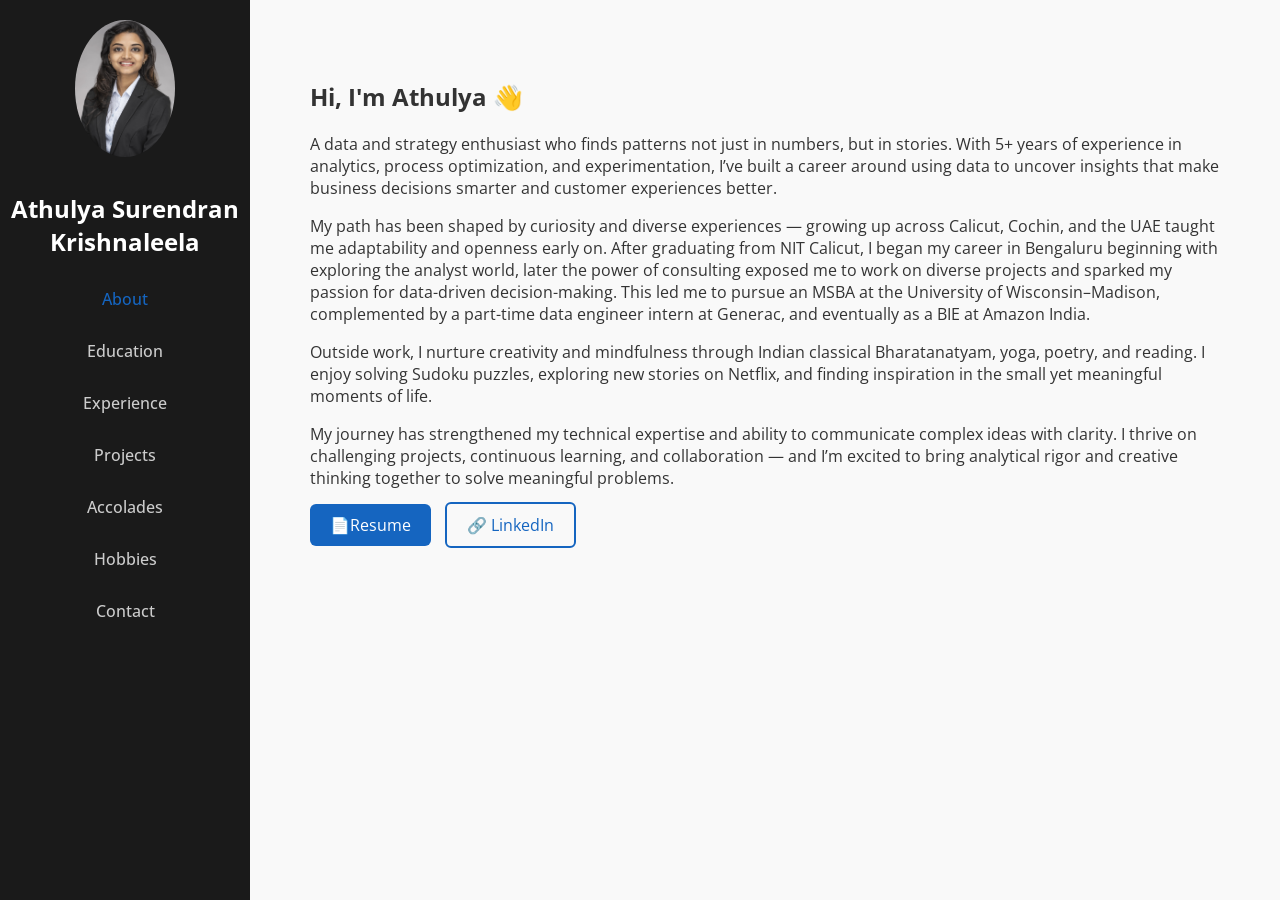
<file: index.html>
<!DOCTYPE html>
<html lang="en">
<head>
  <meta charset="UTF-8" />
  <meta name="viewport" content="width=device-width, initial-scale=1.0" />
  <title>Athulya Surendran Krishnaleela | Portfolio</title>
  <link rel="stylesheet" href="css/style.css" />
  <link href="https://fonts.googleapis.com/css2?family=Montserrat:wght@500;600&family=Open+Sans&display=swap" rel="stylesheet">
  <script defer src="js/script.js"></script>
</head>

<body>
  <!-- Sidebar -->
  <nav class="sidebar" id="sidebar">
    <div class="sidebar-header">
      <img src="assets/profile.jpg" alt="Athulya Surendran Krishnaleela" class="profile-pic" />
      <h2>Athulya Surendran Krishnaleela</h2>
    </div>
    <ul class="sidebar-links">
      <li><a href="index.html" class="active">About</a></li>
      <li><a href="education.html">Education</a></li>
      <li><a href="experience.html">Experience</a></li>
      <li><a href="projects.html">Projects</a></li>
      <li><a href="accolades.html">Accolades</a></li>
      <li><a href="hobbies.html">Hobbies</a></li>
      <li><a href="contact.html">Contact</a></li>      
    </ul>
  </nav>

  <!-- Hamburger -->
  <button class="menu-toggle" id="menuToggle">☰</button>

  <!-- Main Content -->
  <main class="main-content">
    <section class="about-section">
      <h1>Hi, I'm Athulya 👋</h1>
      <p> 
        A data and strategy enthusiast who finds patterns not just in numbers, but in stories. With 5+ years of experience in analytics, process optimization, and experimentation, I’ve built a career around using data to uncover insights that make business decisions smarter and customer experiences better.
      </p>
      <p> 
        My path has been shaped by curiosity and diverse experiences — growing up across Calicut, Cochin, and the UAE taught me adaptability and openness early on. After graduating from NIT Calicut, I began my career in Bengaluru beginning with exploring the analyst world, later the power of consulting exposed me to work on diverse projects and sparked my passion for data-driven decision-making. This led me to pursue an MSBA at the University of Wisconsin–Madison, complemented by a part-time data engineer intern at Generac, and eventually as a BIE at Amazon India.
      </p>
      <p> 
        Outside work, I nurture creativity and mindfulness through Indian classical Bharatanatyam, yoga, poetry, and reading. I enjoy solving Sudoku puzzles, exploring new stories on Netflix, and finding inspiration in the small yet meaningful moments of life.
      </p>
      <p>
       My journey has strengthened my technical expertise and ability to communicate complex ideas with clarity. I thrive on challenging projects, continuous learning, and collaboration — and I’m excited to bring analytical rigor and creative thinking together to solve meaningful problems.
      </p>
      <div class="buttons">
        <a href="assets/resume.pdf" class="btn" target="_blank">📄Resume</a>
        <a href="https://www.linkedin.com/in/athulya-sk" class="btn outline" target="_blank">🔗 LinkedIn</a>
      </div>
    </section>
  </main>
</body>
</html>
</file>
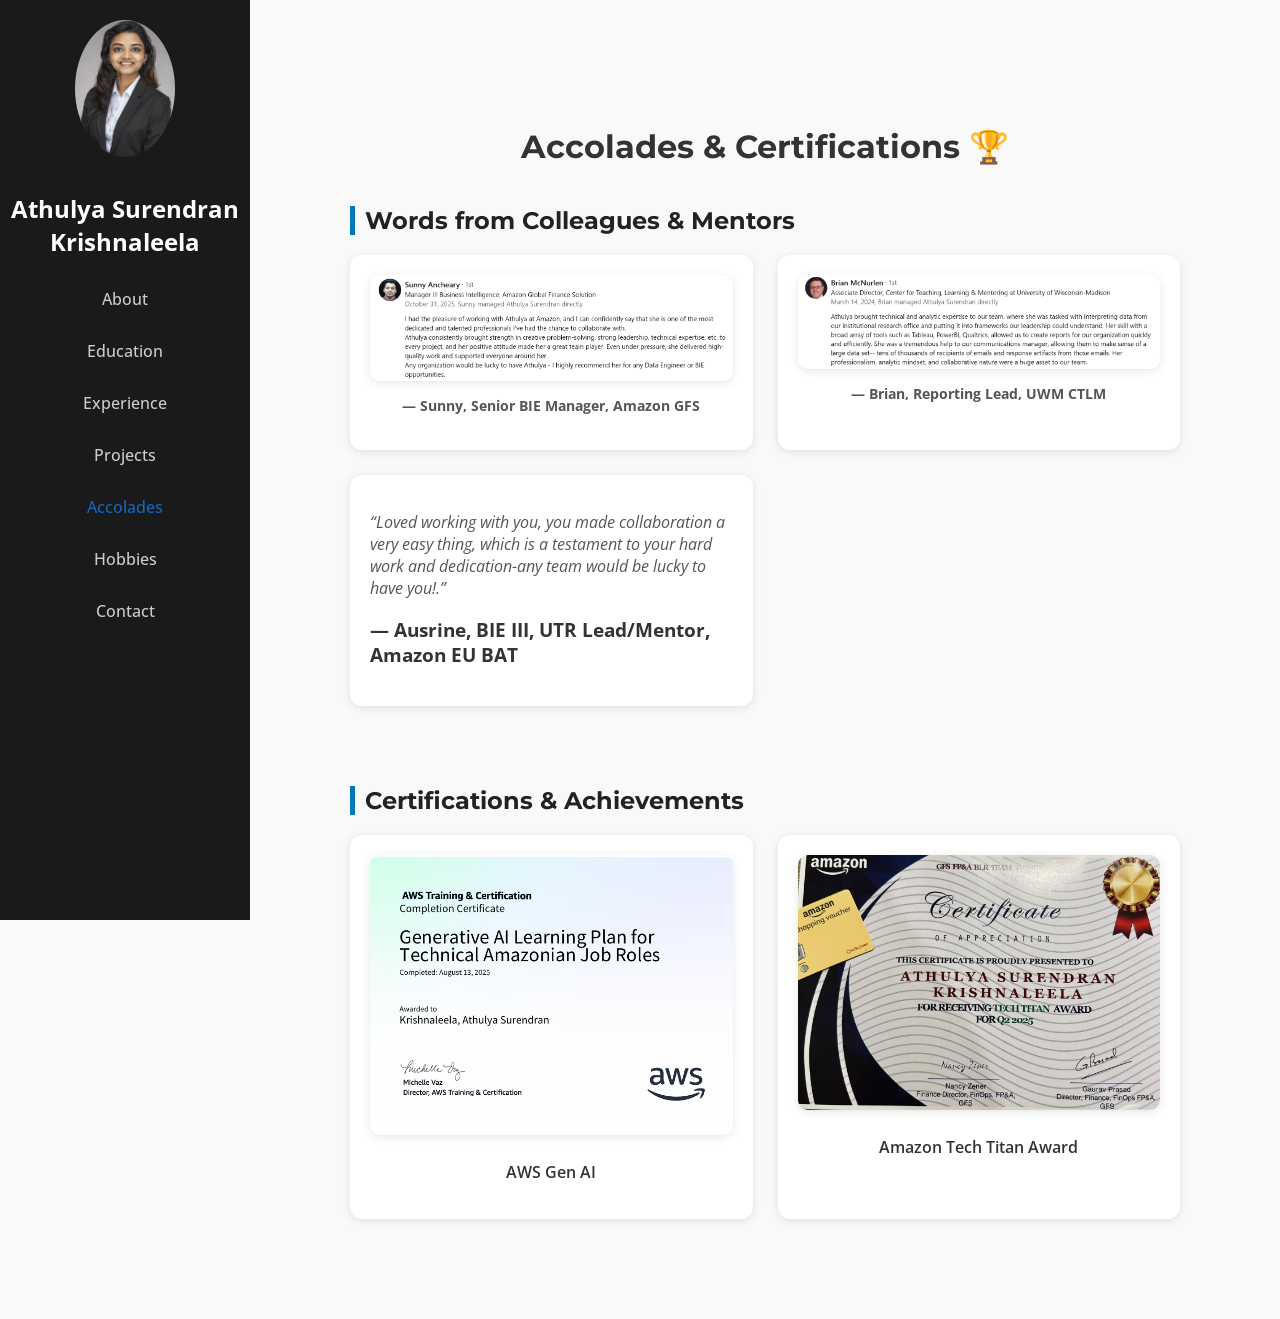
<file: accolades.html>
<!DOCTYPE html>
<html lang="en">
<head>
  <meta charset="UTF-8" />
  <meta name="viewport" content="width=device-width, initial-scale=1.0" />
  <title>Accolades | Athulya Surendran Krishnaleela</title>
  <link rel="stylesheet" href="css/style.css" />
  <link href="https://fonts.googleapis.com/css2?family=Montserrat:wght@500;600&family=Open+Sans&display=swap" rel="stylesheet">
  <script defer src="js/script.js"></script>
</head>

<body>
  <!-- Sidebar -->
  <nav class="sidebar" id="sidebar">
    <div class="sidebar-header">
      <img src="assets/profile.jpg" alt="Athulya Surendran Krishnaleela" class="profile-pic" />
      <h2>Athulya Surendran Krishnaleela</h2>
    </div>
    <ul class="sidebar-links">
      <li><a href="index.html">About</a></li>
      <li><a href="education.html">Education</a></li>
      <li><a href="experience.html">Experience</a></li>
      <li><a href="projects.html">Projects</a></li>
      <li><a href="accolades.html" class="active">Accolades</a></li>
      <li><a href="hobbies.html">Hobbies</a></li>
      <li><a href="contact.html">Contact</a></li>      
    </ul>
  </nav>

  <!-- Hamburger -->
  <button class="menu-toggle" id="menuToggle">☰</button>

  <!-- Main Content -->
  <main class="main-content">
    <section class="accolades-section">
      <h1>Accolades & Certifications 🏆</h1>

      <!-- Testimonials Section -->
      <div class="testimonials">
       <h2>Words from Colleagues & Mentors</h2>
       <div class="testimonial-grid">
         
        <div class="testimonial-card img-card">
         <img src="assets/sunny-accolades.jpg" alt="LinkedIn Recommendation - Sunny" />
         <h3>— Sunny, Senior BIE Manager, Amazon GFS</h3>
        </div>
         <div class="testimonial-card img-card">
           <img src="assets/brian-accolades.jpg" alt="LinkedIn Recommendation - Brian" />
           <h3>— Brian, Reporting Lead, UWM CTLM</h3>
          </div>
         
       <!-- You can keep one or two text-based ones if you wish -->
        <div class="testimonial-card">
          <p class="quote">“Loved working with you, you made collaboration a very easy thing, which is a testament to your hard work and dedication-any team would be lucky to have you!.”</p>
          <h3>— Ausrine, BIE III, UTR Lead/Mentor, Amazon EU BAT</h3>
        </div>
       
       </div>
      </div>
      
      <!-- Certifications Section -->
      <div class="certifications">
        <h2>Certifications & Achievements</h2>
        <div class="cert-grid">
          
          <div class="cert-card img-card">
            <img src="assets/AWS-Gen-AI-Certificate-1.jpg" alt="AWS Certification" />
            <p>AWS Gen AI</p>
          </div>

          <div class="cert-card img-card">
            <img src="assets/tech-titan.jpg" alt="Amazon GFS Tech Award" />
            <p>Amazon Tech Titan Award</p>
          </div>
          
        </div>
      </div>
    </section>
    <div id="imageModal" class="modal">
      <span class="close">&times;</span>
      <img class="modal-content" id="modalImage">
    </div>
  </main>
</body>
</html>
</file>
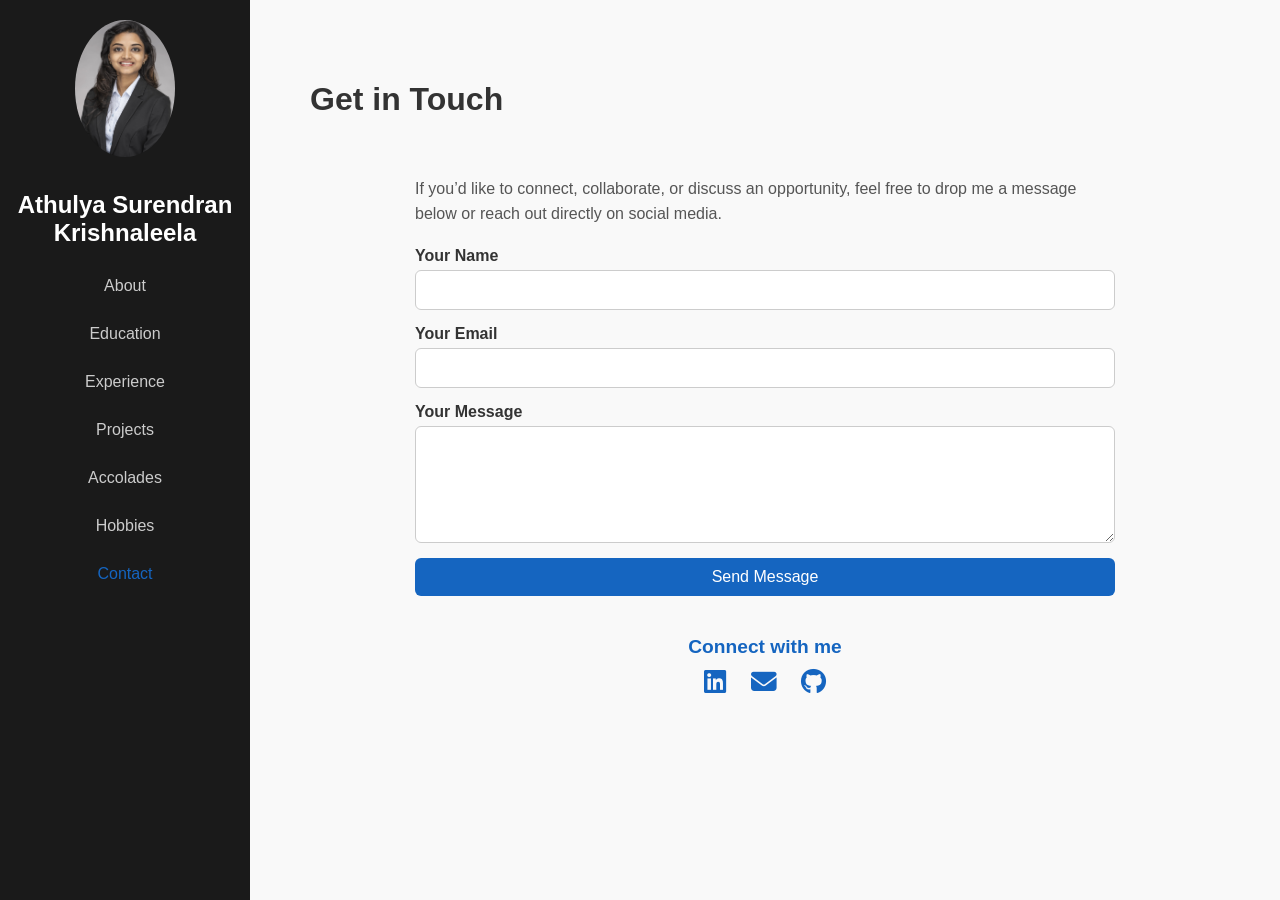
<file: contact.html>
<!DOCTYPE html>
<html lang="en">
<head>
  <meta charset="UTF-8" />
  <meta name="viewport" content="width=device-width, initial-scale=1.0" />
  <title>Contact | Athulya Surendran Krishnaleela</title>
  <link rel="stylesheet" href="css/style.css" />
  <link rel="stylesheet" href="https://cdnjs.cloudflare.com/ajax/libs/font-awesome/6.5.0/css/all.min.css">
</head>
<body>

  <!-- Sidebar -->
  <nav class="sidebar" id="sidebar">
    <div class="sidebar-header">
      <img src="assets/profile.jpg" alt="Athulya Surendran Krishnaleela" class="profile-pic" />
      <h2>Athulya Surendran Krishnaleela</h2>
    </div>
    <ul class="sidebar-links">
      <li><a href="index.html">About</a></li>
      <li><a href="education.html">Education</a></li>
      <li><a href="experience.html">Experience</a></li>
      <li><a href="projects.html">Projects</a></li>
      <li><a href="accolades.html">Accolades</a></li>
      <li><a href="hobbies.html">Hobbies</a></li>
      <li><a href="contact.html" class="active">Contact</a></li>
    </ul>
  </nav>

  <!-- Main Content -->
  <div class="main-content">
    <header>
      <span class="menu-toggle" id="menuToggle"><i class="fas fa-bars"></i></span>
      <h1>Get in Touch</h1>
    </header>

    <section class="contact-section">
      <p>If you’d like to connect, collaborate, or discuss an opportunity, feel free to drop me a message below or reach out directly on social media.</p>

      <form class="contact-form" action="#" method="POST">
        <div class="form-group">
          <label for="name">Your Name</label>
          <input type="text" id="name" name="name" required />
        </div>

        <div class="form-group">
          <label for="email">Your Email</label>
          <input type="email" id="email" name="email" required />
        </div>

        <div class="form-group">
          <label for="message">Your Message</label>
          <textarea id="message" name="message" rows="5" required></textarea>
        </div>

        <button type="submit" class="btn-submit">Send Message</button>
      </form>
      
      <div class="social-links">
        <h3>Connect with me</h3>
        <div class="icons">
          <a href="https://www.linkedin.com/in/athulya-sk/" target="_blank"><i class="fab fa-linkedin"></i></a>
          <a href="mailto:skathulyawork@gmail.com"><i class="fas fa-envelope"></i></a>
          <a href="https://github.com/athulyask" target="_blank"><i class="fab fa-github"></i></a>
        </div>
      </div>
    </section>
  </div>

  <script src="js/script.js"></script>
</body>
</html>
</file>
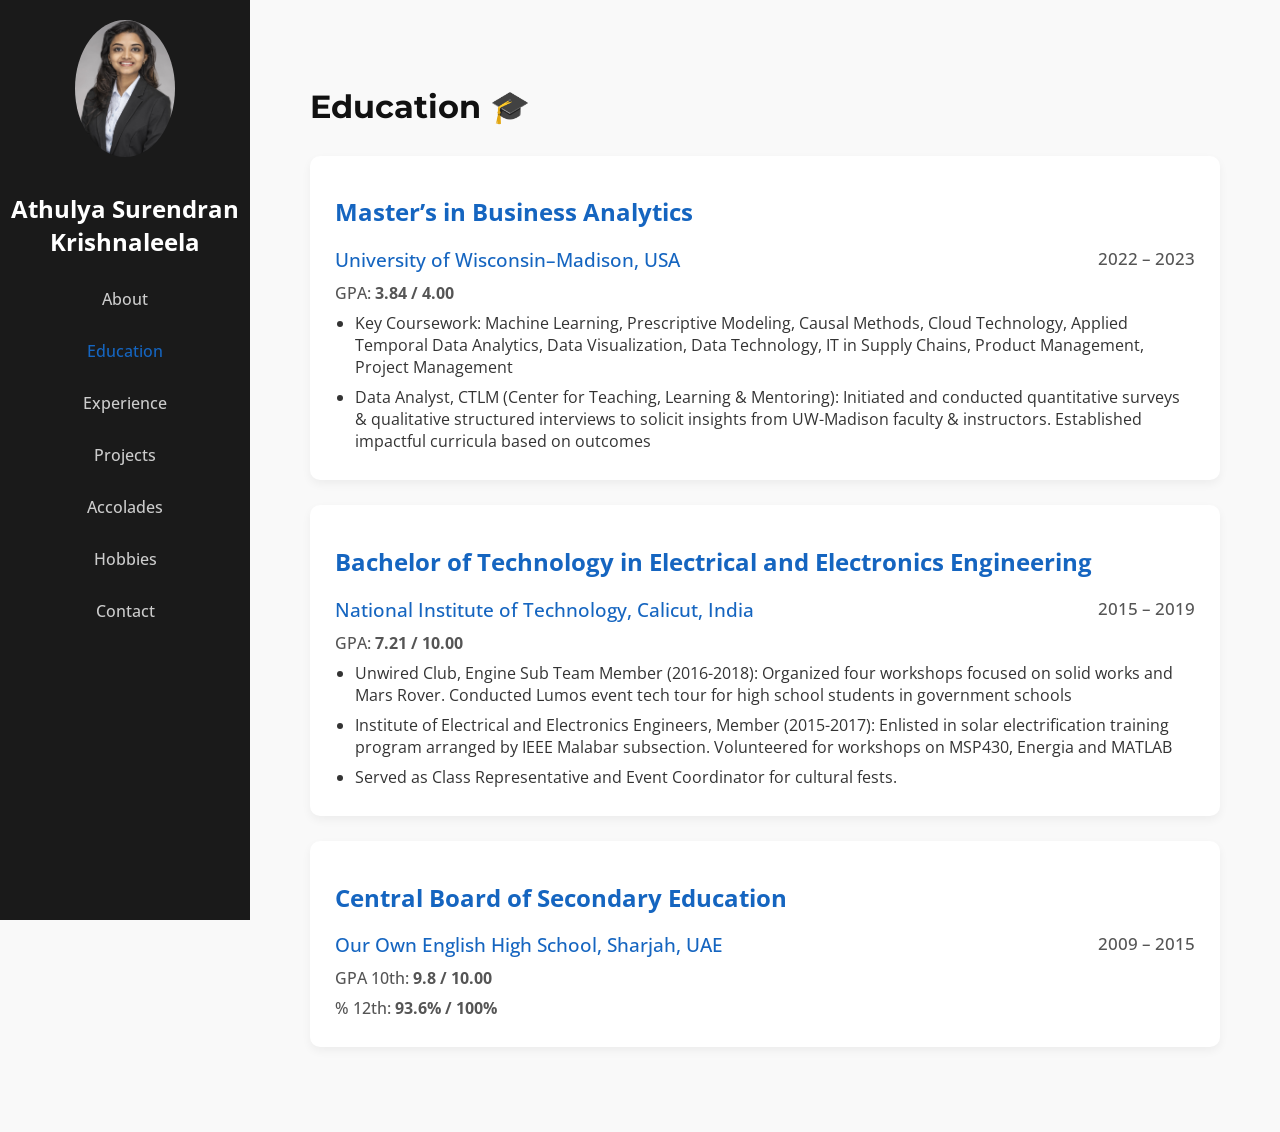
<file: education.html>
<!DOCTYPE html>
<html lang="en">
<head>
  <meta charset="UTF-8" />
  <meta name="viewport" content="width=device-width, initial-scale=1.0" />
  <title>Education | Athulya Surendran Krishnaleela</title>
  <link rel="stylesheet" href="css/style.css" />
  <link href="https://fonts.googleapis.com/css2?family=Montserrat:wght@500;600&family=Open+Sans&display=swap" rel="stylesheet">
  <script defer src="js/script.js"></script>
</head>

<body>
  <!-- Sidebar -->
  <nav class="sidebar" id="sidebar">
    <div class="sidebar-header">
      <img src="assets/profile.jpg" alt="Athulya Surendran Krishnaleela" class="profile-pic" />
      <h2>Athulya Surendran Krishnaleela</h2>
    </div>
    <ul class="sidebar-links">
      <li><a href="index.html">About</a></li>
      <li><a href="education.html" class="active">Education</a></li>
      <li><a href="experience.html">Experience</a></li>
      <li><a href="projects.html">Projects</a></li>
      <li><a href="accolades.html">Accolades</a></li>
      <li><a href="hobbies.html">Hobbies</a></li>
      <li><a href="contact.html">Contact</a></li>
    </ul>
  </nav>

  <!-- Hamburger -->
  <button class="menu-toggle" id="menuToggle">☰</button>

  <!-- Main Content -->
  <main class="main-content">
   <section class="education-section">
    <h1>Education 🎓</h1>

    <div class="edu-card">
      <h2>Master’s in Business Analytics</h2>
      <h3>University of Wisconsin–Madison, USA <span class="year">2022 – 2023</span></h3>
      <p class="gpa">GPA: <strong>3.84 / 4.00</strong></p>
      <ul>
        <li>Key Coursework: Machine Learning, Prescriptive Modeling, Causal Methods, Cloud Technology, Applied Temporal Data Analytics, Data Visualization, Data Technology, IT in Supply Chains, Product Management, Project Management
        </li>
        <li>Data Analyst, CTLM (Center for Teaching, Learning & Mentoring): Initiated and conducted quantitative surveys & qualitative structured interviews to solicit insights from UW-Madison faculty & instructors. Established impactful curricula based on outcomes
        </li>
      </ul>
    </div>

    <div class="edu-card">
      <h2>Bachelor of Technology in Electrical and Electronics Engineering</h2>
      <h3>National Institute of Technology, Calicut, India <span class="year">2015 – 2019</span></h3>
      <p class="gpa">GPA: <strong>7.21 / 10.00</strong></p>
      <ul>
        <li>Unwired Club, Engine Sub Team Member (2016-2018): Organized four workshops focused on solid works and Mars Rover. Conducted Lumos event tech tour for high school students in government schools
        </li>
        <li>Institute of Electrical and Electronics Engineers, Member (2015-2017): Enlisted in solar electrification training program arranged by IEEE Malabar subsection. Volunteered for workshops on MSP430, Energia and MATLAB
        </li>
        <li>Served as Class Representative and Event Coordinator for cultural fests.</li>
      </ul>
    </div>

    <div class="edu-card">
      <h2>Central Board of Secondary Education</h2>
      <h3>Our Own English High School, Sharjah, UAE <span class="year">2009 – 2015</span></h3>
      <p class="gpa">GPA 10th: <strong>9.8 / 10.00</strong></p>
      <p class="gpa">% 12th: <strong>93.6% / 100%</strong></p>
    </div>
     
   </section>
 </main>
</body>
</html>
</file>
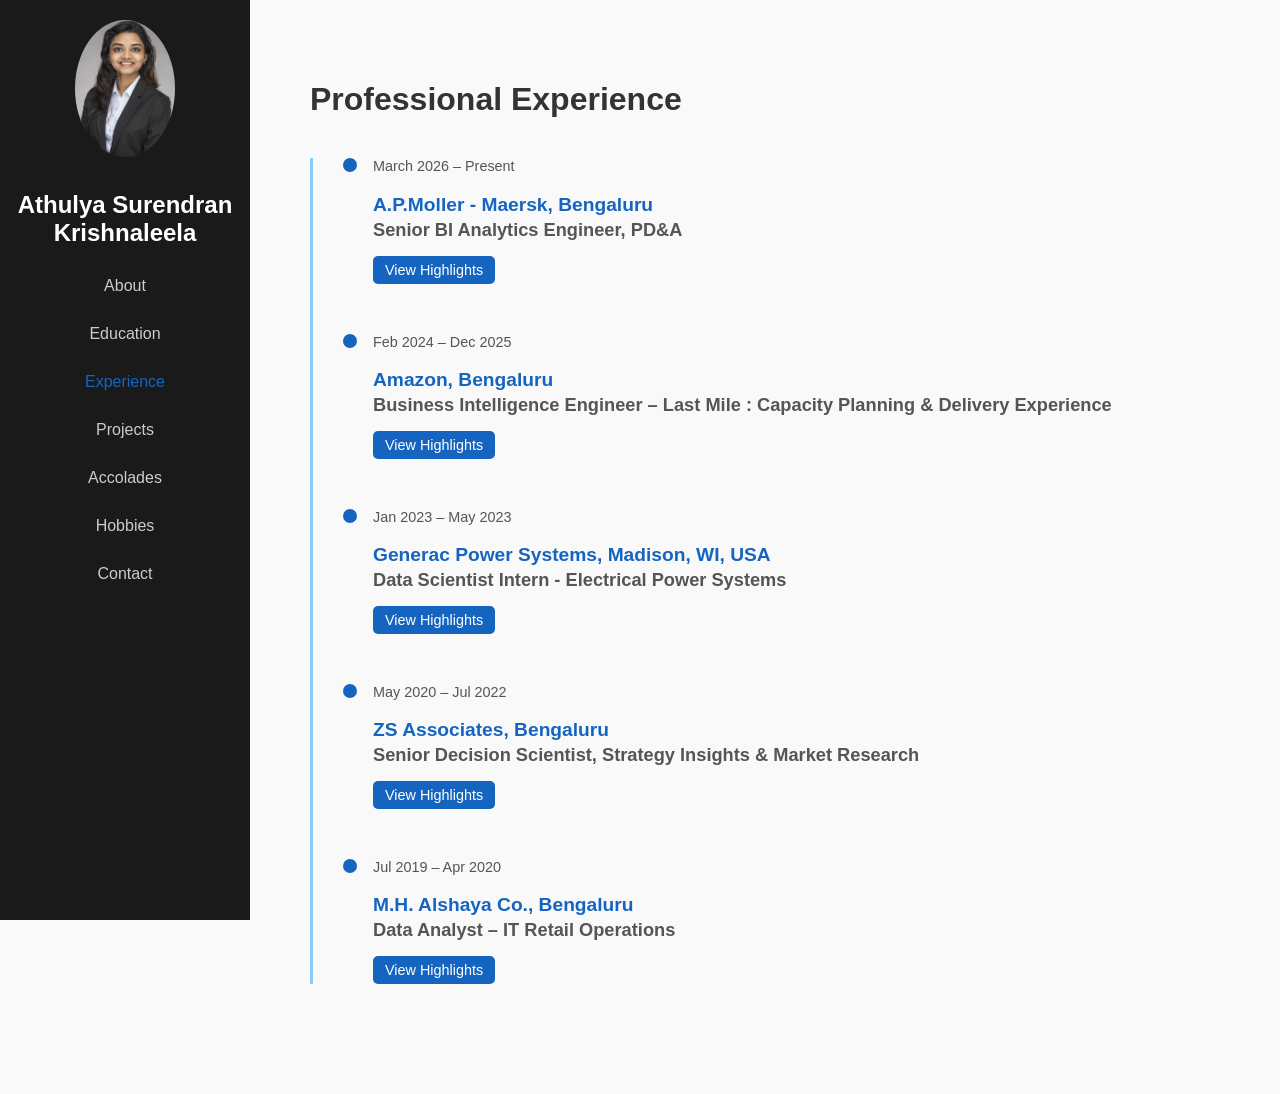
<file: experience.html>
<!DOCTYPE html>
<html lang="en">
<head>
  <meta charset="UTF-8" />
  <meta name="viewport" content="width=device-width, initial-scale=1.0" />
  <title>Experience | Athulya Surendran Krishnaleela</title>
  <link rel="stylesheet" href="css/style.css" />
  <link rel="stylesheet" href="https://cdnjs.cloudflare.com/ajax/libs/font-awesome/6.5.0/css/all.min.css">
</head>
<body>

  <!-- Sidebar -->
  <nav class="sidebar" id="sidebar">
    <div class="sidebar-header">
      <img src="assets/profile.jpg" alt="Athulya Surendran Krishnaleela" class="profile-pic" />
      <h2>Athulya Surendran Krishnaleela</h2>
    </div>
    <ul class="sidebar-links">
      <li><a href="index.html">About</a></li>
      <li><a href="education.html">Education</a></li>
      <li><a href="experience.html" class="active">Experience</a></li>
      <li><a href="projects.html">Projects</a></li>
      <li><a href="accolades.html">Accolades</a></li>
      <li><a href="hobbies.html">Hobbies</a></li>
      <li><a href="contact.html">Contact</a></li>     
    </ul>
  </nav>

  <!-- Main Content -->
  <div class="main-content">
    <header>
      <span class="menu-toggle" id="menuToggle"><i class="fas fa-bars"></i></span>
      <h1>Professional Experience</h1>
    </header>

    <section class="timeline">

      <!-- Maersk -->
      <div class="timeline-item">
        <div class="timeline-dot"></div>
        <div class="timeline-date">March 2026 – Present</div>
        <div class="timeline-content">
          <h3>
            <a href="https://www.linkedin.com/company/maersk-group/" target="_blank">A.P.Moller - Maersk, Bengaluru</a> 
            <span class="role">Senior BI Analytics Engineer, PD&A</span>
          </h3>
          <button class="toggle-details">View Highlights</button>
          <ul class="details">
            <li>Developed a centralized employee access and advisor-mapping dashboard, enabling users to identify PAs and access levels, improving visibility and reducing manual effort.(Power BI, SQL, POINT database)</li>
            <li>Leading the migration of the Global FTE reporting solution from Alteryx to Microsoft Fabric, modernizing data pipelines and reporting architecture to improve scalability, maintainability, and future analytics capabilities.</li>
          </ul>
        </div>
      </div>      
      
      <!-- Amazon -->
      <div class="timeline-item">
        <div class="timeline-dot"></div>
        <div class="timeline-date">Feb 2024 – Dec 2025</div>
        <div class="timeline-content">
          <h3>
            <a href="https://www.linkedin.com/company/amazon/" target="_blank">Amazon, Bengaluru</a> 
            <span class="role">Business Intelligence Engineer – Last Mile : Capacity Planning & Delivery Experience</span>
          </h3>
          <button class="toggle-details">View Highlights</button>
          <ul class="details">
            <li>Recognized SME for Under-the-Roof last-mile reporting; led ALPS (Automated Labor Planning) launch across 53 Japan stations, driving ₹1.4M+ annual savings.</li>
            <li>Automated ALPS plan generation across 53 JP delivery stations, reducing planning time from weeks to less than 1 hour.</li>
            <li>Built centralized MDM tables to standardize data and automate paycode updates, saving ~1,700+ person-hours annually.</li>
            <li>Developed FCLM Compliance Dashboard reducing manual audit effort by 70% and improving compliance visibility across regions.</li>
            <li>Launched unified River workflow for SIM/TT management, improving cross-team visibility and response times.</li>
            <li>Created FlexFlow for JP contract workforce to manage VET/VTO, eliminating false roster defects and improving workforce visibility.</li>
            <li>Optimized transporter efficiency through flexible stop handling, achieving a 1.53% attrition reduction with 0.87s improvement in service time surpassing cost-saving projections by 15.66m (A/B testing, AWS)</li>
          </ul>
        </div>
      </div>

      <!-- Generac -->
      <div class="timeline-item">
        <div class="timeline-dot"></div>
        <div class="timeline-date">Jan 2023 – May 2023</div>
        <div class="timeline-content">
          <h3>
            <a href="https://www.linkedin.com/company/generac-power-systems/" target="_blank">Generac Power Systems, Madison, WI, USA</a> 
            <span class="role">Data Scientist Intern - Electrical Power Systems</span>
          </h3>
          <button class="toggle-details">View Highlights</button>
          <ul class="details">
            <li>Built a data pipeline in AWS; Analyzed large-scale datasets for market strategy insights (SQL, ETL/ELT, Python web scraping)</li>
            <li>Provided cost-effective strategic solutions and improved decision-making in energy management, developing a break-even optimization model (US wholesale energy market, Utility, Python)</li>
            <li>Enhanced a geospatial visualization tool by incorporating additional features, providing real-time insights to track energy prices by location (KPIs, Dashboard, API)</li>
          </ul>
        </div>
      </div>

      <!-- ZS Associates -->
      <div class="timeline-item">
        <div class="timeline-dot"></div>
        <div class="timeline-date">May 2020 – Jul 2022</div>
        <div class="timeline-content">
          <h3>
            <a href="https://www.linkedin.com/company/zs-associates/" target="_blank">ZS Associates, Bengaluru</a> 
            <span class="role">Senior Decision Scientist, Strategy Insights & Market Research</span>
          </h3>
          <button class="toggle-details">View Highlights</button>
          <ul class="details">
            <li>Led COVID vaccine hesitancy market research among 7000 individuals, quantifying an expected hesitant consumer proportion using logistic regression and data-driven strategies (Behavioral insights, A/B testing, t-test)</li>
            <li>Presented key insights of vaccine research findings to clients and leadership, securing contracts with Fortune 100 pharmaceuticals </li>
            <li>Created marketing campaigns, reducing client promotion cost by 50%, by integrating customer segmentation with message testing analysis to determine impactful messaging for physicians (ATU study, KPIs, Multivariate analysis)</li>
            <li>Achieved 25% brand perception improvement for $902M HCV drug by organizing workshops with marketing teams to upgrade sales force effectiveness (Qualitative)</li>
            <li>Refined global patient experience by 1.5x by in-depth pain point analysis, optimizing product onboarding and transitioning pay-as-you-go users to subscriptions (K-means, Hypothesis testing, Voice of Customer)</li>
            <li>Demonstrated a 1.8-win ratio among physicians, directing go-to-market strategy for a phase 3 product across 5 countries, showcasing its competitive advantage (Demand estimation, Opportunity assessment, A/B testing) .</li>
            <li>Managed end-to-end 15+ project lifecycles with a turnover of $500K, ensuring on-time and quality deliverables; Conducted learning sessions for twelve newcomers for Advanced excel and R; Mentored four new associates in pod.</li>
          </ul>
        </div>
      </div>

      <!-- Alshaya -->
      <div class="timeline-item">
        <div class="timeline-dot"></div>
        <div class="timeline-date">Jul 2019 – Apr 2020</div>
        <div class="timeline-content">
          <h3>
            <a href="https://www.linkedin.com/company/alshayagroup/" target="_blank">M.H. Alshaya Co., Bengaluru</a> 
            <span class="role">Data Analyst – IT Retail Operations</span>
          </h3>
          <button class="toggle-details">View Highlights</button>
          <ul class="details">
            <li>Implemented and managed SQL database for retail products in 2500+ stores across 15 countries, troubleshooting supply chain processes and resulting in streamlined data infrastructure (Big Data, ETL, PySpark, Airflow)</li>
            <li>Spearheaded project plan for point of sales of the enterprise system by consulting internal stakeholders, leading to a 15% increment in customer satisfaction (SDLC, Product Management)</li>
            <li>Achieved 60% reduction in enterprise system operational errors, involving central store management, real-time data polling, transactions, and e-commerce orders, while collaborating with eight internal teams (RCA, Jira, data management)</li>
            <li>Automated daily reporting, including store footfall data for managers, augmenting operational efficiency by 25% (Tableau)</li>
          </ul>
        </div>
      </div>

    </section>
  </div>

  <script src="js/script.js"></script>
</body>
</html>
</file>
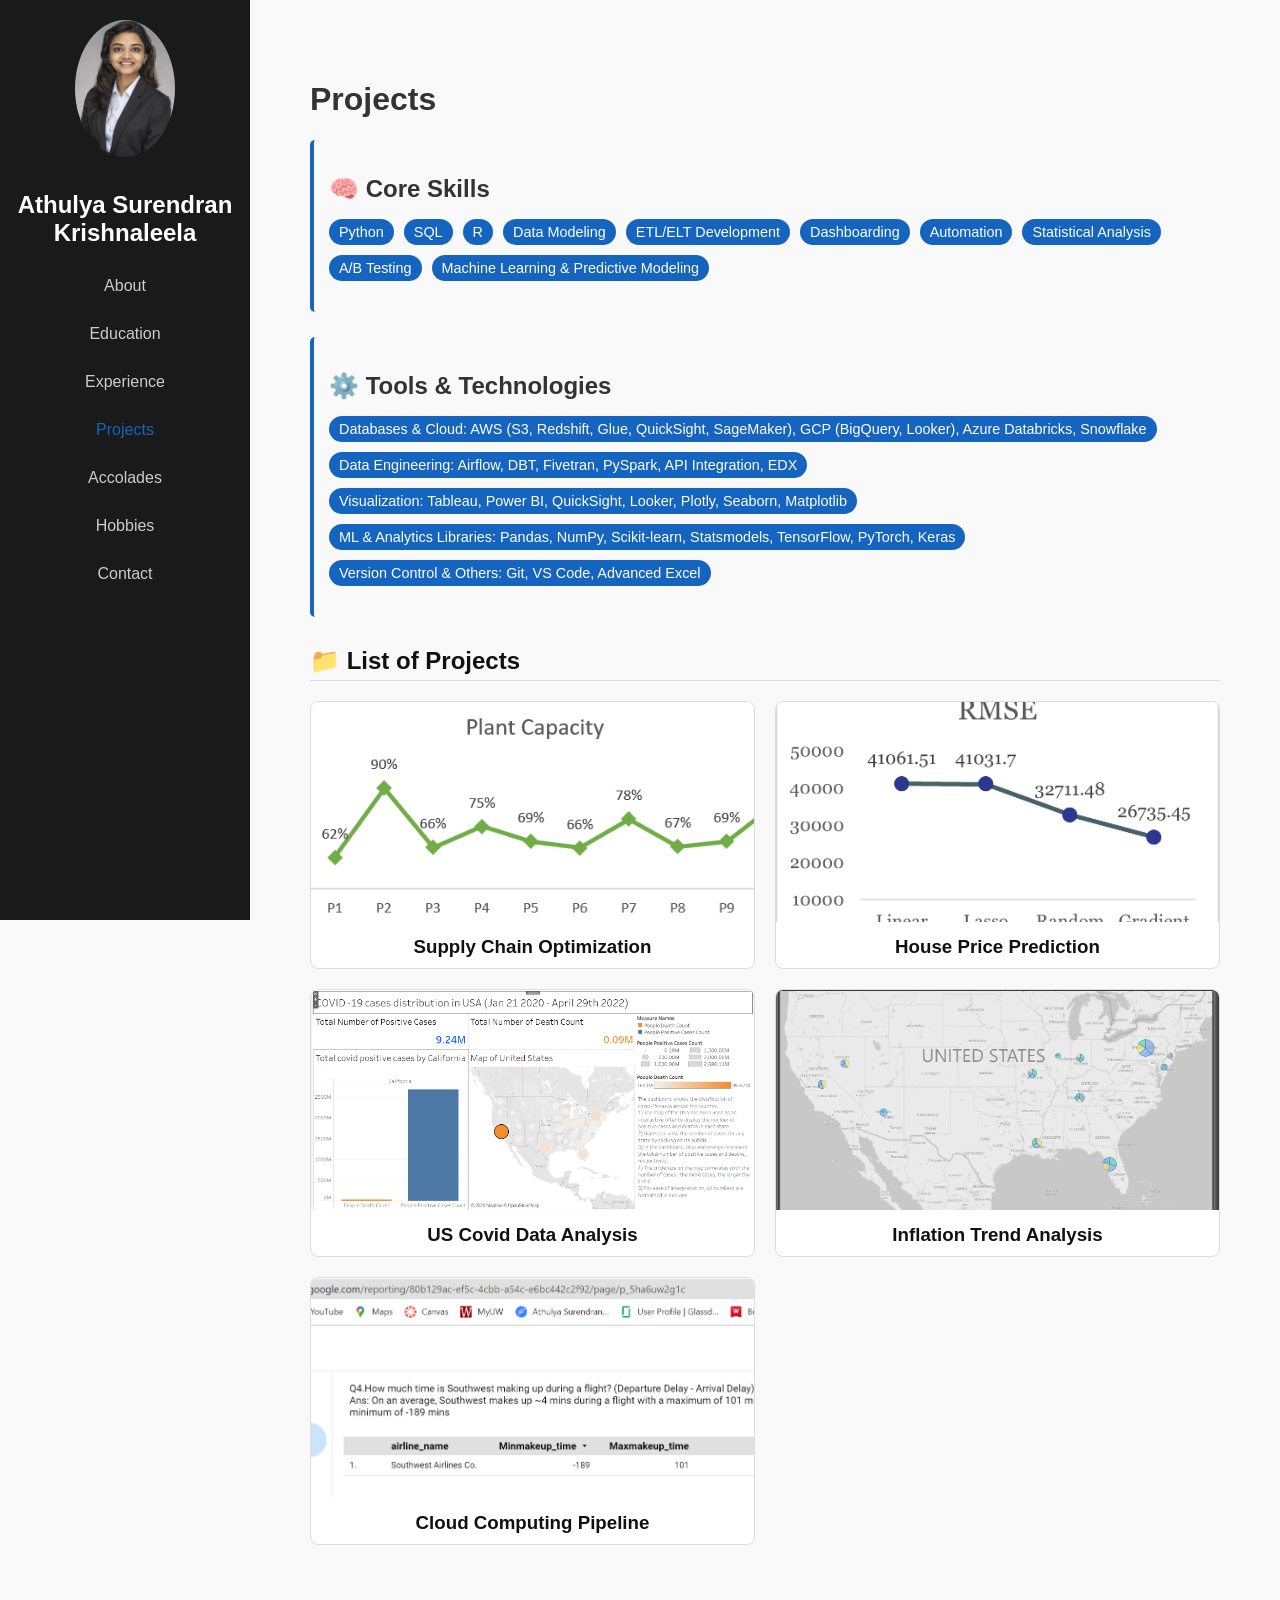
<file: projects.html>
<!DOCTYPE html>
<html lang="en">
<head>
  <meta charset="UTF-8" />
  <meta name="viewport" content="width=device-width, initial-scale=1.0" />
  <title>Projects | Athulya Surendran Krishnaleela</title>
  <link rel="stylesheet" href="css/style.css" />
</head>
<body>
  <!-- Sidebar -->
  <nav class="sidebar">
    <div class="sidebar-header">
      <img src="assets/profile.jpg" alt="Athulya Surendran Krishnaleela" class="profile-pic" />
      <h2>Athulya Surendran Krishnaleela</h2>
    </div>
    <ul class="sidebar-links">
      <li><a href="index.html">About</a></li>
      <li><a href="education.html">Education</a></li>
      <li><a href="experience.html">Experience</a></li>
      <li><a href="projects.html" class="active">Projects</a></li>
      <li><a href="accolades.html">Accolades</a></li>
      <li><a href="hobbies.html">Hobbies</a></li>
      <li><a href="contact.html">Contact</a></li>
      
    </ul>
  </nav>

  <!-- Hamburger -->
  <button class="menu-toggle" id="menuToggle">☰</button>

  <!-- Main Content -->
  <main class="main-content">
     <!-- Projects Heading -->
      <h1>Projects</h1>

      <!-- Skills Section (now on top) -->
      <div class="skills-section">
        <h2>🧠 Core Skills</h2>
        <p>
          <span>Python</span>
          <span>SQL</span>
          <span>R</span>
          <span>Data Modeling</span>
          <span>ETL/ELT Development</span>
          <span>Dashboarding</span>
          <span>Automation</span>
          <span>Statistical Analysis</span>
          <span>A/B Testing</span>
          <span>Machine Learning & Predictive Modeling</span>
        </p>
      </div>
      <div class="skills-section">
        <h2>⚙️ Tools & Technologies</h2>
        <p>
          <span>Databases & Cloud: AWS (S3, Redshift, Glue, QuickSight, SageMaker), GCP (BigQuery, Looker), Azure Databricks, Snowflake</span>
          <span>Data Engineering: Airflow, DBT, Fivetran, PySpark, API Integration, EDX</span>
          <span>Visualization: Tableau, Power BI, QuickSight, Looker, Plotly, Seaborn, Matplotlib</span>
          <span>ML & Analytics Libraries: Pandas, NumPy, Scikit-learn, Statsmodels, TensorFlow, PyTorch, Keras</span>
          <span>Version Control & Others: Git, VS Code, Advanced Excel</span>
        </p>
      </div>


      <!-- Project List Heading -->
      <section class="projects-list-heading">
      <h2>📁 List of Projects</h2>
      </section>

      <!-- Projects Grid -->
      <div class="project-grid">
        <!-- Project Cards -->
        <div class="project-card">
          <img src="assets/project-supplychain.jpg" alt="Supply Chain Optimization" class="project-clickable"
            data-title="Supply Chain Optimization"
            data-desc="Created a comprehensive optimization solution utilizing Excel Solver and Python Pyomo to minimize total costs, ensuring demand fulfillment and warehouse constraints."
            data-link="https://github.com/AthulyaSK/Supply-chain-optimization">
          <h3 class="project-clickable"
            data-title="Supply Chain Optimization"
            data-desc="Created a comprehensive optimization solution utilizing Excel Solver and Python Pyomo to minimize total costs, ensuring demand fulfillment and warehouse constraints."
            data-link="https://github.com/AthulyaSK/Supply-chain-optimization">Supply Chain Optimization</h3>
        </div>

        <div class="project-card">
          <img src="assets/project-houseprice.jpg" alt="House Price Prediction" class="project-clickable"
            data-title="House Price Prediction"
            data-desc="Participated in Kaggle data science competition analyzing decline in home sales. Developed predictive models using 4 ML techniques (linear regression, lasso, random forest, gradient boosting) in Python, comparing RMS to identify best model."
            data-link="https://github.com/AthulyaSK/Advanced-Regression">
          <h3 class="project-clickable"
            data-title="House Price Prediction"
            data-desc="Participated in Kaggle data science competition analyzing decline in home sales. Developed predictive models using 4 ML techniques (linear regression, lasso, random forest, gradient boosting) in Python, comparing RMS to identify best model."
            data-link="https://github.com/AthulyaSK/Advanced-Regression">House Price Prediction</h3>
        </div>

        <div class="project-card">
          <img src="assets/project-covid.jpg" alt="US Covid Data Analysis" class="project-clickable"
            data-title="US Covid Data Analysis"
            data-desc="Analyzed COVID data in the USA from 2020-2022 to understand total cases by state with death counts. Created a dynamic Tableau dashboard to showcase insights."
            data-link="">
          <h3 class="project-clickable"
            data-title="US Covid Data Analysis"
            data-desc="Analyzed COVID data in the USA from 2020-2022 to understand total cases by state with death counts. Created a dynamic Tableau dashboard to showcase insights."
            data-link="">US Covid Data Analysis</h3>
        </div>

        <div class="project-card">
          <img src="assets/project-inflation.jpg" alt="Inflation Trend Analysis" class="project-clickable"
            data-title="Inflation Trend Analysis"
            data-desc="Analyzed Yelp data in SQL/Snowflake from 2005-2018 to understand US inflation trends. Identified top 10 states with highest inflation, top 3 business categories, and top 5 businesses within most inflationary category."
            data-link="https://github.com/AthulyaSK/Data-Inflation-Trends">
          <h3 class="project-clickable"
            data-title="Inflation Trend Analysis"
            data-desc="Analyzed Yelp data in SQL/Snowflake from 2005-2018 to understand US inflation trends. Identified top 10 states with highest inflation, top 3 business categories, and top 5 businesses within most inflationary category."
            data-link="https://github.com/AthulyaSK/Data-Inflation-Trends">Inflation Trend Analysis</h3>
        </div>

        <div class="project-card">
          <img src="assets/project-cloud.jpg" alt="Cloud Computing Pipeline" class="project-clickable"
            data-title="Cloud Computing Pipeline"
            data-desc="Built automated cloud data pipeline storing data on Amazon S3, automated extracts via Fivetran, loaded into BigQuery, transformed using DBT, and dashboards in Looker Studio. Enabled seamless data flow from storage to analysis."
            data-link="https://github.com/AthulyaSK/Cloud-Technology">
          <h3 class="project-clickable"
            data-title="Cloud Computing Pipeline"
            data-desc="Built automated cloud data pipeline storing data on Amazon S3, automated extracts via Fivetran, loaded into BigQuery, transformed using DBT, and dashboards in Looker Studio. Enabled seamless data flow from storage to analysis."
            data-link="https://github.com/AthulyaSK/Cloud-Technology">Cloud Computing Pipeline</h3>
        </div>
      </div>
    </section>
  </main>

  <!-- Modal -->
  <div class="project-modal" id="projectModal">
    <div class="modal-content">
      <span class="close-modal" id="closeModal">&times;</span>
      <h2 id="modalTitle"></h2>
      <p id="modalDesc"></p>
      <a href="#" target="_blank" id="modalLink" class="modal-btn" style="display:none;">View Project</a>
    </div>
  </div>

  <!-- JS -->
  <script src="js/script.js"></script>
</body>
</html>
</file>
<file: css/style.css>
/* General Body */
body {
  margin: 0;
  font-family: "Open Sans", sans-serif;
  background-color: #f9f9f9;
  color: #333;
}

/* Sidebar */
.sidebar {
  position: fixed;
  left: 0;
  top: 0;
  width: 250px;
  height: 100%;
  background-color: #1a1a1a;
  color: #fff;
  padding-top: 20px;
  transition: transform 0.3s ease;
  z-index: 1000;
}

.sidebar-header {
  text-align: center;
}

.profile-pic {
  width: 100px;
  border-radius: 50%;
  margin-bottom: 10px;
}

.sidebar-links {
  list-style: none;
  padding: 0;
  margin-top: 20px;
}

.sidebar-links li {
  text-align: center;
  margin: 10px 0;
}

.sidebar-links a {
  text-decoration: none;
  color: #ccc;
  font-weight: 500;
  display: block;
  padding: 10px 0;
  transition: 0.3s;
}

.sidebar-links a:hover,
.sidebar-links a.active {
  color: #1565c0;
}

/* Hamburger button */
.menu-toggle {
  font-size: 28px;
  position: fixed;
  top: 20px;
  left: 20px;
  background: none;
  border: none;
  color: #222;
  cursor: pointer;
  z-index: 2000;
  display: none;
}

/* Main content */
.main-content {
  margin-left: 250px;
  padding: 60px;
}

/* Buttons */
.buttons {
  margin-top: 25px;
}

.btn {
  background-color: #1565c0;
  color: #fff;
  padding: 10px 20px;
  border-radius: 6px;
  text-decoration: none;
  margin-right: 10px;
  transition: 0.3s;
}

.btn:hover {
  background-color: #104e8b;
}

.btn.outline {
  background: none;
  border: 2px solid #1565c0;
  color: #1565c0;
}

.btn.outline:hover {
  background-color: #1565c0;
  color: #fff;
}

/* Skills tags */
.skills {
  margin-top: 20px;
}

.skills span {
  display: inline-block;
  background-color: #1565c0;
  color: white;
  padding: 6px 12px;
  border-radius: 20px;
  margin: 4px;
  font-size: 14px;
}

/* Responsive styles */
@media (max-width: 768px) {
  .sidebar {
    transform: translateX(-100%);
  }

  .sidebar.active {
    transform: translateX(0);
  }

  .menu-toggle {
    display: block;
  }

  .main-content {
    margin-left: 0;
    padding: 80px 20px;
  }
}

/* Education Page Styles */
.education-section h1 {
  font-family: "Montserrat", sans-serif;
  font-size: 2em;
  color: #111;
  margin-bottom: 30px;
}

.edu-card {
  background-color: #fff;
  border-radius: 10px;
  box-shadow: 0 4px 10px rgba(0, 0, 0, 0.05);
  padding: 20px 25px;
  margin-bottom: 25px;
  transition: transform 0.2s ease, box-shadow 0.2s ease;
}

.edu-card:hover {
  transform: translateY(-4px);
  box-shadow: 0 8px 16px rgba(0, 0, 0, 0.08);
}

.edu-card h2 {
  color: #1565c0;
  margin-bottom: 5px;
}

.edu-card h3 {
  color: #1565c0;
  font-weight: 500;
  margin-bottom: 10px;
}

.edu-card .year {
  float: right;
  color: #555;
  font-size: 0.9em;
}

.edu-card ul {
  margin: 0;
  padding-left: 20px;
}

.edu-card ul li {
  margin-bottom: 8px;
}

.gpa {
  color: #555;
  font-weight: 500;
  margin-top: 4px;
  margin-bottom: 8px;
}

/* Timeline Styling */
.timeline {
  position: relative;
  margin: 40px 0;
  padding-left: 40px;
  border-left: 3px solid #87cefa;
}

.timeline-item {
  position: relative;
  margin-bottom: 50px;
  padding-left: 20px;
}

.timeline-dot {
  position: absolute;
  left: -10px;
  top: 0;
  width: 14px;
  height: 14px;
  background-color: #1565c0;
  border-radius: 50%;
}

.timeline-date {
  font-size: 0.9em;
  color: #555;
  margin-bottom: 5px;
}

.timeline-content h3 {
  font-size: 1.2em;
  margin-bottom: 3px;
  color: #1565c0;
}

.timeline-content a {
  color: #1565c0;
  font-weight: 600;
  text-decoration: none;
}

.timeline-content a:hover {
  color: #104e8b;
}

.timeline-content .role {
  display: block;
  font-size: 0.95em;
  color: #555;
  margin-top: 3px;
  margin-bottom: 10px;
}

/* Toggle Highlights Button */
.toggle-details {
  background: #1565c0;
  color: white;
  border: none;
  padding: 6px 12px;
  border-radius: 5px;
  cursor: pointer;
  margin-top: 5px;
  font-size: 0.9em;
}

.toggle-details:hover {
  background: #104e8b;
}

/* Details hidden by default */
.details {
  display: none;
  margin-top: 10px;
  padding-left: 20px;
  line-height: 1.6;
  color: #333;
}

.details.active {
  display: block;
}

/* Contact Page */
.contact-section {
  max-width: 700px;
  margin: 0 auto;
  padding: 20px;
}

.contact-section p {
  margin-bottom: 20px;
  font-size: 1rem;
  color: #555;
  line-height: 1.6;
}

.contact-form {
  display: flex;
  flex-direction: column;
  gap: 15px;
  margin-bottom: 40px;
}

.form-group {
  display: flex;
  flex-direction: column;
}

.form-group label {
  margin-bottom: 5px;
  font-weight: 600;
  color: #333;
}

.form-group input,
.form-group textarea {
  padding: 10px;
  border: 1px solid #ccc;
  border-radius: 6px;
  font-size: 1rem;
}

.form-group input:focus,
.form-group textarea:focus {
  outline: none;
  border-color: #1565c0;
}

.btn-submit {
  background: #1565c0;
  color: white;
  border: none;
  padding: 10px 15px;
  border-radius: 6px;
  font-size: 1rem;
  cursor: pointer;
  transition: background 0.3s ease;
}

.btn-submit:hover {
  background: #104e8b;
}

.social-links {
  text-align: center;
}

.social-links h3 {
  font-size: 1.2em;
  margin-bottom: 10px;
  color: #1565c0;
}

.social-links .icons a {
  margin: 0 10px;
  color: #1565c0;
  font-size: 1.6em;
  transition: color 0.3s ease;
}

.social-links .icons a:hover {
  color: #104e8b;
}

/* Projects Page */
/* Skills Section */
.skills-section {
  margin: 20px 0;
  padding: 15px;
  background-color: #f9f9f9;
  border-left: 4px solid #1565c0;
  border-radius: 5px;
}

.skills-section h2 {
  font-size: 1.5rem;
  margin-bottom: 10px;
}

.skills-section p {
  display: flex;
  gap: 10px;
  flex-wrap: wrap;
}

.skills-section p span {
  background-color: #1565c0;
  color: white;
  padding: 5px 10px;
  border-radius: 20px;
  font-size: 0.9rem;
}

/* List of Projects / Links Subheading */
.projects-list-heading {
  margin: 30px 0 10px 0;
}

.projects-list-heading h2 {
  font-size: 1.5rem;
  color: #111;
  border-bottom: 1px solid #ddd;
  padding-bottom: 5px;
}

/* Optional: Improve project section spacing */
.projects-section h1 {
  font-size: 2rem;
  color: #111;
  margin-top: 20px;
  margin-bottom: 10px;
}

/* Project grid - 2 per row */
.project-grid {
  display: grid;
  grid-template-columns: repeat(2, 1fr);
  gap: 20px;
  margin-top: 20px;
}

.project-card {
  cursor: pointer;
  border: 1px solid #ddd;
  border-radius: 8px;
  overflow: hidden;
  background-color: #fff;
  transition: transform 0.2s ease, box-shadow 0.2s ease;
}

.project-card img {
  width: 100%;
  height: 220px;
  object-fit: cover;
}

.project-card h3 {
  text-align: center;
  margin: 10px 0;
  color: #111;
}

.project-card:hover {
  transform: translateY(-5px);
  box-shadow: 0 8px 20px rgba(0, 0, 0, 0.15);
}

/* Modal styling */
.project-modal {
  display: none;
  position: fixed;
  z-index: 100;
  left: 0;
  top: 0;
  width: 100%;
  height: 100%;
  overflow: auto;
  background-color: rgba(0, 0, 0, 0.6);
}

.project-modal .modal-content {
  background-color: #fff;
  margin: 10% auto;
  padding: 20px;
  border-radius: 10px;
  max-width: 500px;
  position: relative;
}

.project-modal .close-modal {
  position: absolute;
  top: 10px;
  right: 15px;
  font-size: 1.5rem;
  cursor: pointer;
}

/* Modal View Project Button */
.modal-btn {
  display: inline-block;
  background-color: #1565c0;
  color: white;
  text-decoration: none;
  padding: 8px 16px;
  border-radius: 6px;
  margin-top: 15px;
  transition: background 0.3s ease;
  font-weight: 500;
  text-align: center;
}

.modal-btn:hover {
  background-color: #104e8b;
}

/* Adjust spacing between Skills and Projects */
.projects-section {
  margin-top: 30px;
}

/* Add nice gap between skill sections and project list */
.skills-section {
  margin-bottom: 25px;
}

/* Ensure images are responsive and neatly spaced on mobile */
@media (max-width: 900px) {
  .project-grid {
    grid-template-columns: 1fr; /* one per row on smaller screens */
  }
}

/* Center modal text and spacing */
.modal-content h2 {
  color: #1565c0;
  margin-bottom: 10px;
  text-align: center;
}

.modal-content p {
  color: #444;
  line-height: 1.5;
  margin-bottom: 15px;
  text-align: center;
}

/* ---------------------------------
   ACCOLADES PAGE STYLING
---------------------------------- */
.accolades-section {
  padding: 40px;
  font-family: "Open Sans", sans-serif;
  color: #333;
}

.accolades-section h1 {
  font-size: 2rem;
  text-align: center;
  margin-bottom: 40px;
  font-family: "Montserrat", sans-serif;
}

.accolades-section h2 {
  font-family: "Montserrat", sans-serif;
  margin-bottom: 20px;
  color: #222;
  font-size: 1.5rem;
  border-left: 5px solid #0077b6;
  padding-left: 10px;
}

.testimonial-grid {
  display: grid;
  grid-template-columns: repeat(auto-fit, minmax(280px, 1fr));
  gap: 25px;
  margin-bottom: 60px;
}

.testimonial-card {
  background-color: #fff;
  border-radius: 12px;
  box-shadow: 0 2px 8px rgba(0,0,0,0.1);
  padding: 20px;
  transition: transform 0.3s ease, box-shadow 0.3s ease;
}

.testimonial-card:hover {
  transform: translateY(-5px);
  box-shadow: 0 4px 14px rgba(0,0,0,0.15);
}

.quote {
  font-style: italic;
  margin-bottom: 15px;
  color: #555;
}

.cert-grid {
  display: grid;
  grid-template-columns: repeat(auto-fit, minmax(200px, 1fr));
  gap: 25px;
}

.cert-card {
  background-color: #fff;
  border-radius: 12px;
  box-shadow: 0 2px 8px rgba(0,0,0,0.1);
  text-align: center;
  padding: 20px;
  transition: transform 0.3s ease, box-shadow 0.3s ease;
}

.cert-card:hover {
  transform: translateY(-5px);
  box-shadow: 0 4px 14px rgba(0,0,0,0.15);
}

.cert-card img {
  width: 100px;
  height: auto;
  margin-bottom: 10px;
}

.cert-card p {
  font-weight: 600;
  color: #333;
}

/* Image-based testimonials */
.img-card {
  display: flex;
  flex-direction: column;
  align-items: center;
}

.img-card img {
  width: 100%;
  max-height: 300px;   /* keeps a neat height */
  object-fit: contain; /* prevents cropping */
  background-color: #f9f9f9; /* soft backdrop for transparency or white edges */
  border-radius: 10px;
  box-shadow: 0 2px 10px rgba(0,0,0,0.1);
  margin-bottom: 10px;
}
.img-card img {
  transition: transform 0.3s ease, box-shadow 0.3s ease;
}

.img-card:hover img {
  transform: scale(1.03);
  box-shadow: 0 4px 14px rgba(0,0,0,0.15);
}

.img-card h3 {
  text-align: center;
  font-size: 0.9rem;
  color: #555;
  margin-top: 5px;
}
/* Image Modal */
.modal {
  display: none;
  position: fixed;
  z-index: 1000;
  padding-top: 80px;
  left: 0;
  top: 0;
  width: 100%;
  height: 100%;
  overflow: auto;
  background-color: rgba(0,0,0,0.8);
}

.modal-content {
  margin: auto;
  display: block;
  max-width: 90%;
  border-radius: 10px;
}

.close {
  position: absolute;
  top: 30px;
  right: 50px;
  color: #fff;
  font-size: 40px;
  font-weight: bold;
  cursor: pointer;
}

.close:hover {
  color: #bbb;
}
.testimonials {
  margin-bottom: 80px;
}

/* ---------------------------------
   HOBBIES PAGE STYLING
---------------------------------- */
.section {
  padding: 40px;
  font-family: "Open Sans", sans-serif;
  color: #333;
}

.section-title {
  font-size: 2rem;
  color: #111;
  text-align: center;
  margin-bottom: 10px;
  font-family: "Montserrat", sans-serif;
}

.section-intro {
  text-align: center;
  color: #555;
  font-size: 1.05rem;
  margin-bottom: 40px;
}

/* Hobby Cards Layout */
.hobby-card {
  display: flex;
  align-items: center;
  background-color: #fff;
  border-radius: 12px;
  box-shadow: 0 4px 14px rgba(0, 0, 0, 0.05);
  margin-bottom: 30px;
  overflow: hidden;
  transition: transform 0.3s ease, box-shadow 0.3s ease;
}

.hobby-card:hover {
  transform: translateY(-5px);
  box-shadow: 0 8px 20px rgba(0, 0, 0, 0.1);
}

/* Hobby Image */
.hobby-img {
  width: 40%;
  height: 250px;
  object-fit: cover;
}

.hobby-content {
  padding: 25px;
  width: 60%;
}

.hobby-content h2 {
  color: #1565c0;
  margin-bottom: 10px;
  font-family: "Montserrat", sans-serif;
}

.hobby-content p {
  line-height: 1.6;
  color: #555;
}

/* Poetry Link */
.link {
  display: inline-block;
  margin-top: 10px;
  color: #1565c0;
  text-decoration: none;
  font-weight: 600;
  transition: color 0.3s ease;
}

.link:hover {
  color: #104e8b;
}

/* Responsive Layout */
@media (max-width: 900px) {
  .hobby-card {
    flex-direction: column;
  }

  .hobby-img {
    width: 100%;
    height: 220px;
  }

  .hobby-content {
    width: 100%;
    padding: 20px;
  }
}
</file>
